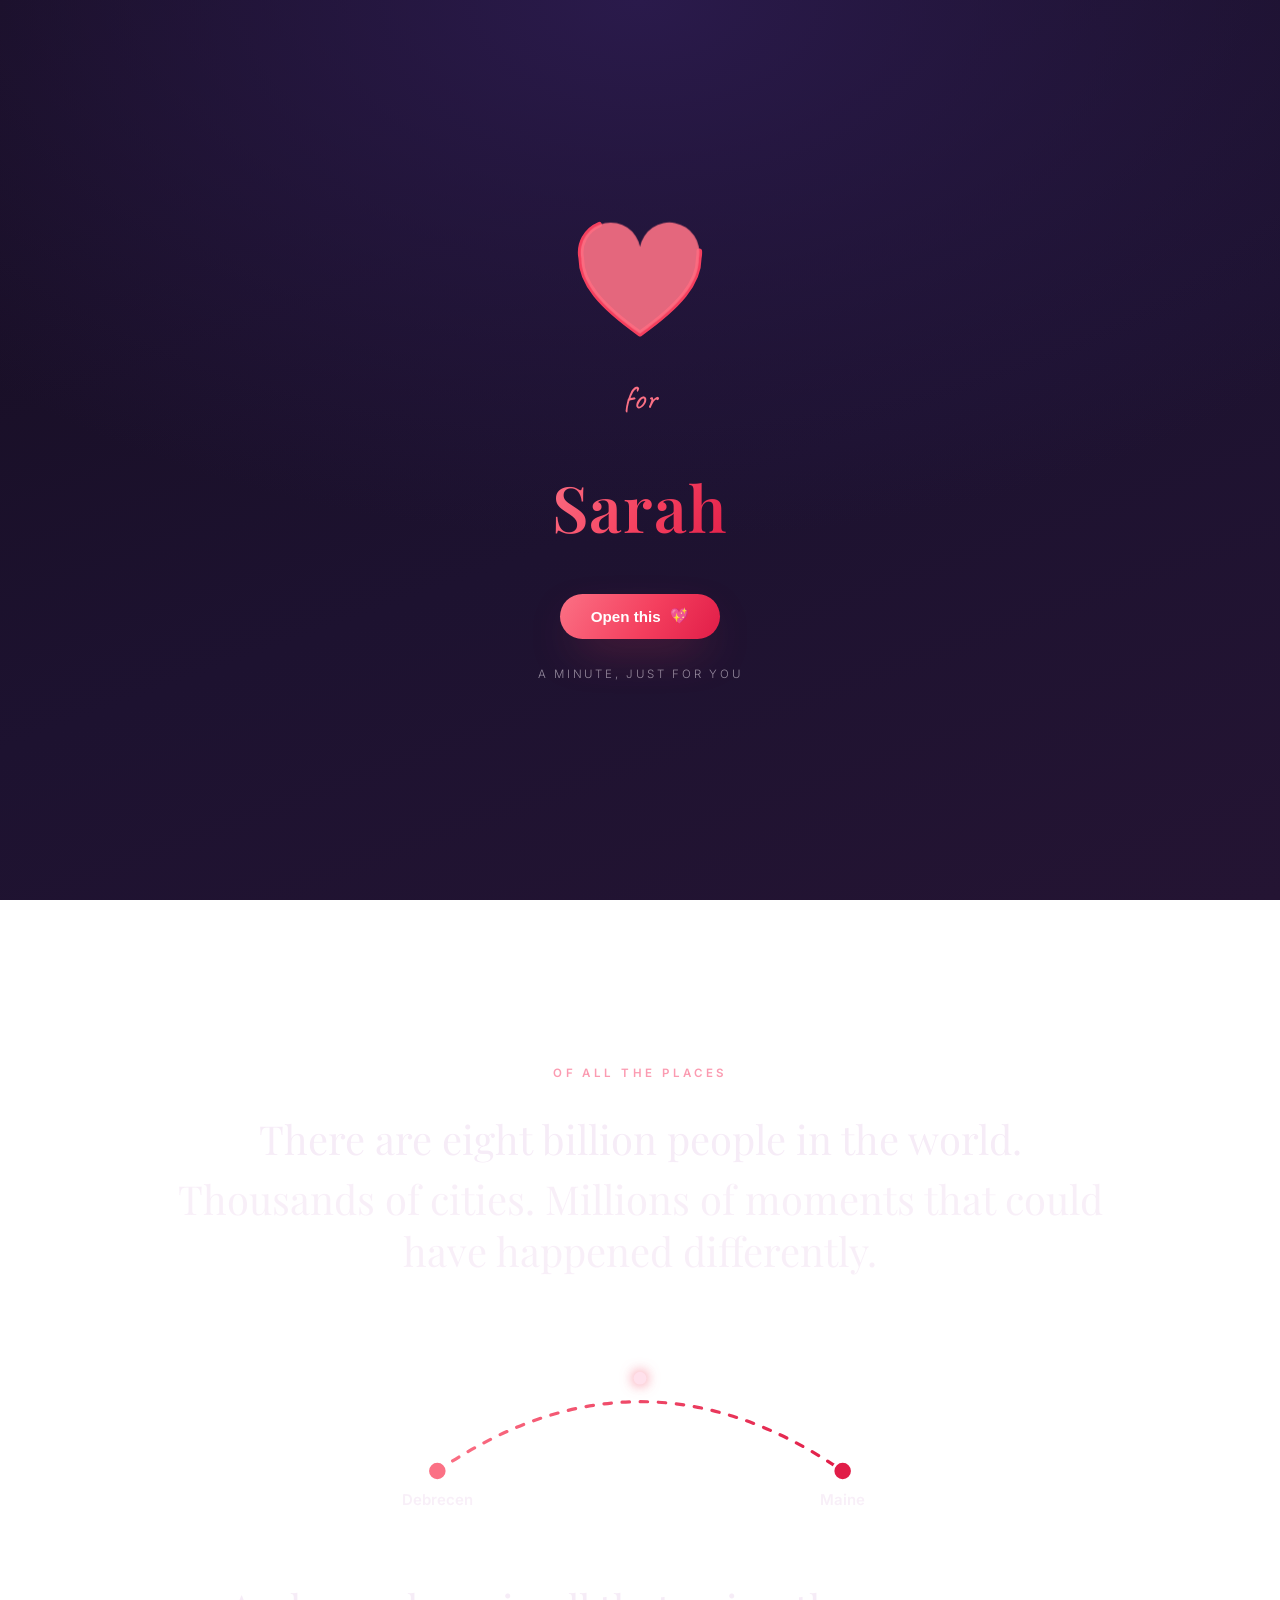
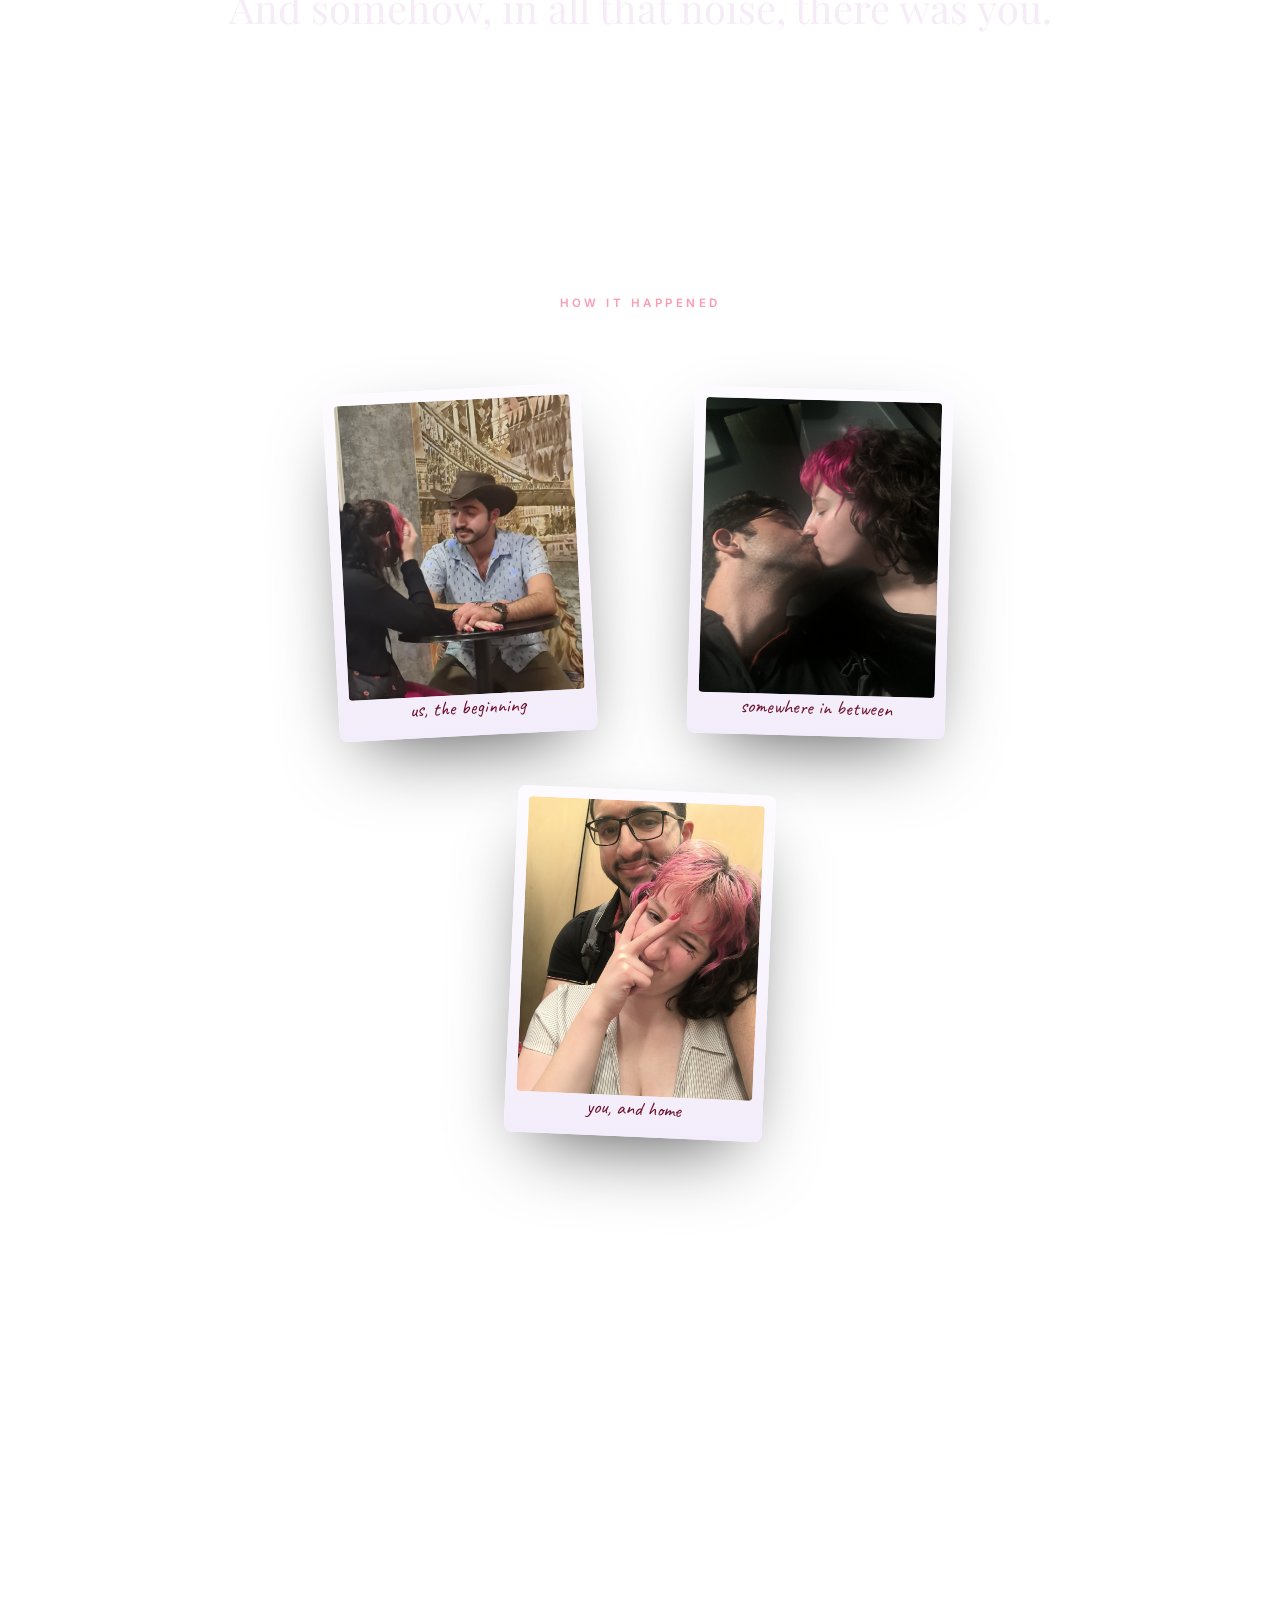
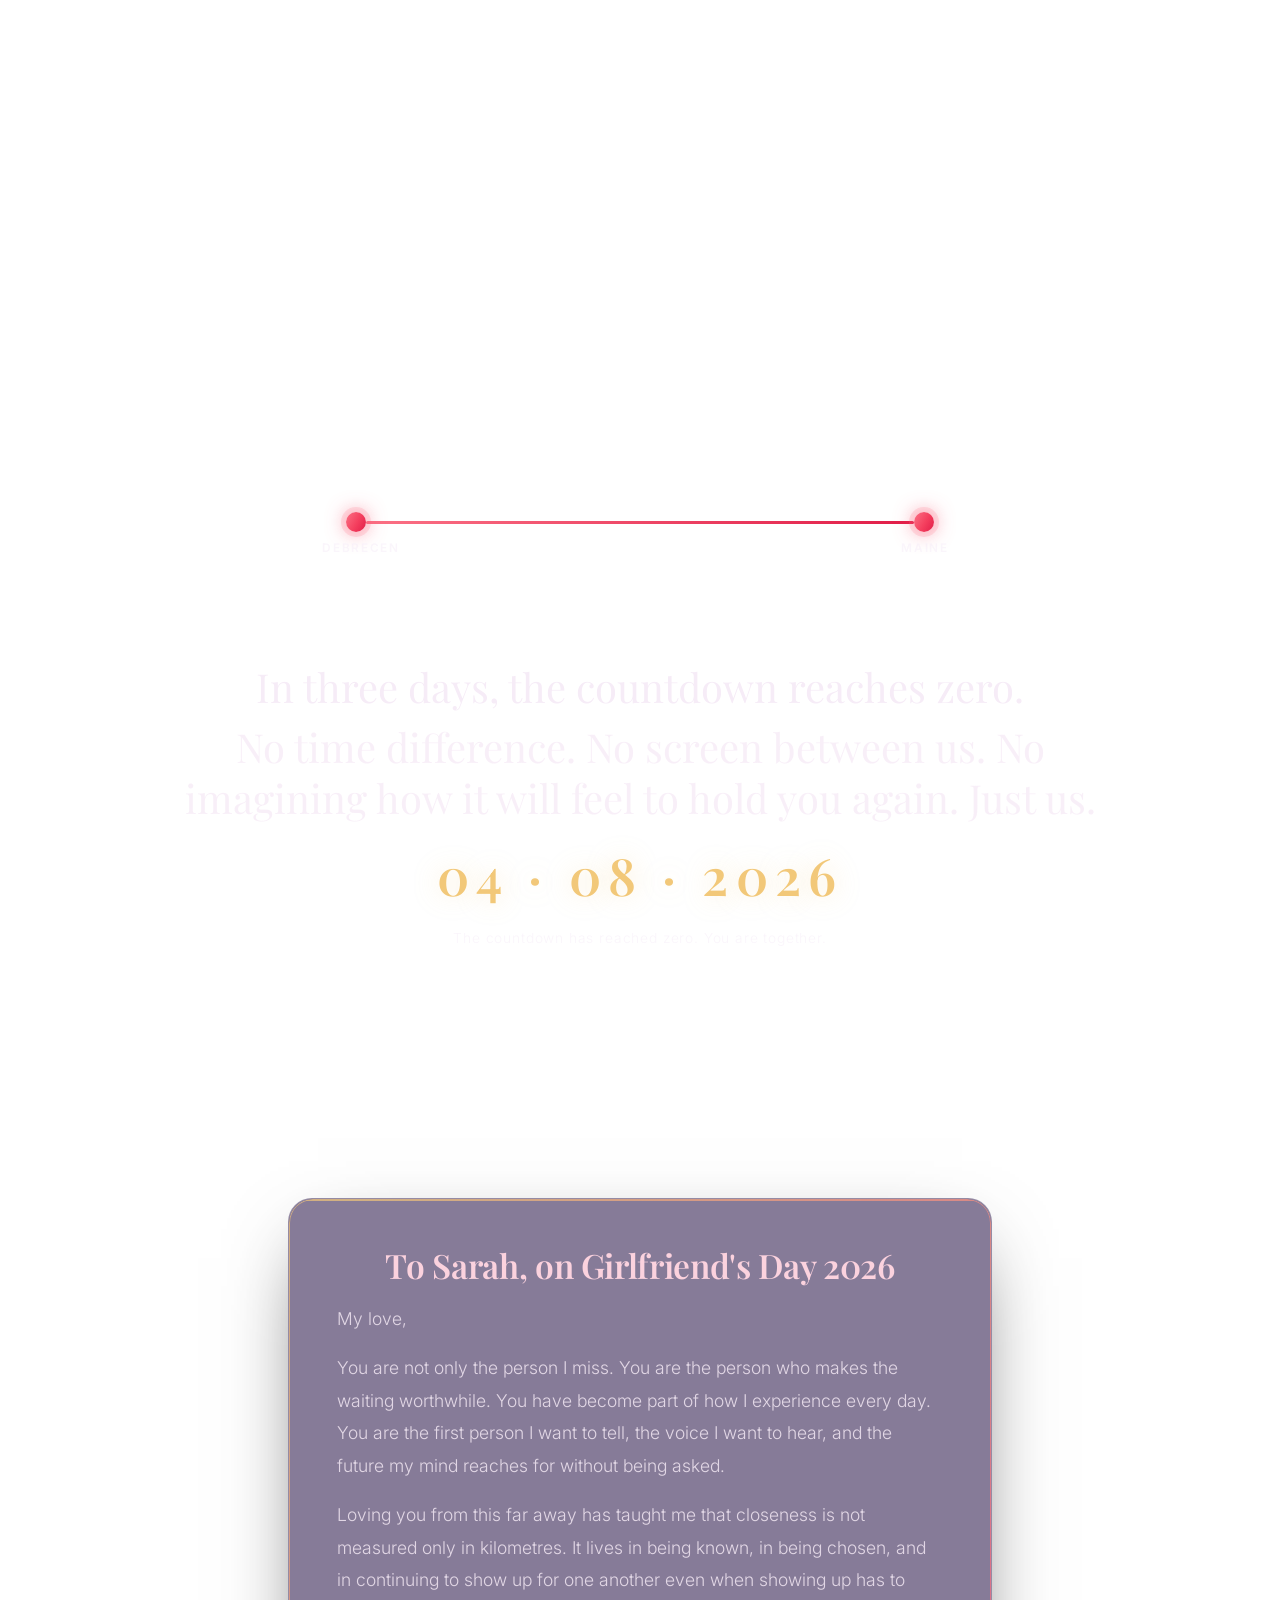
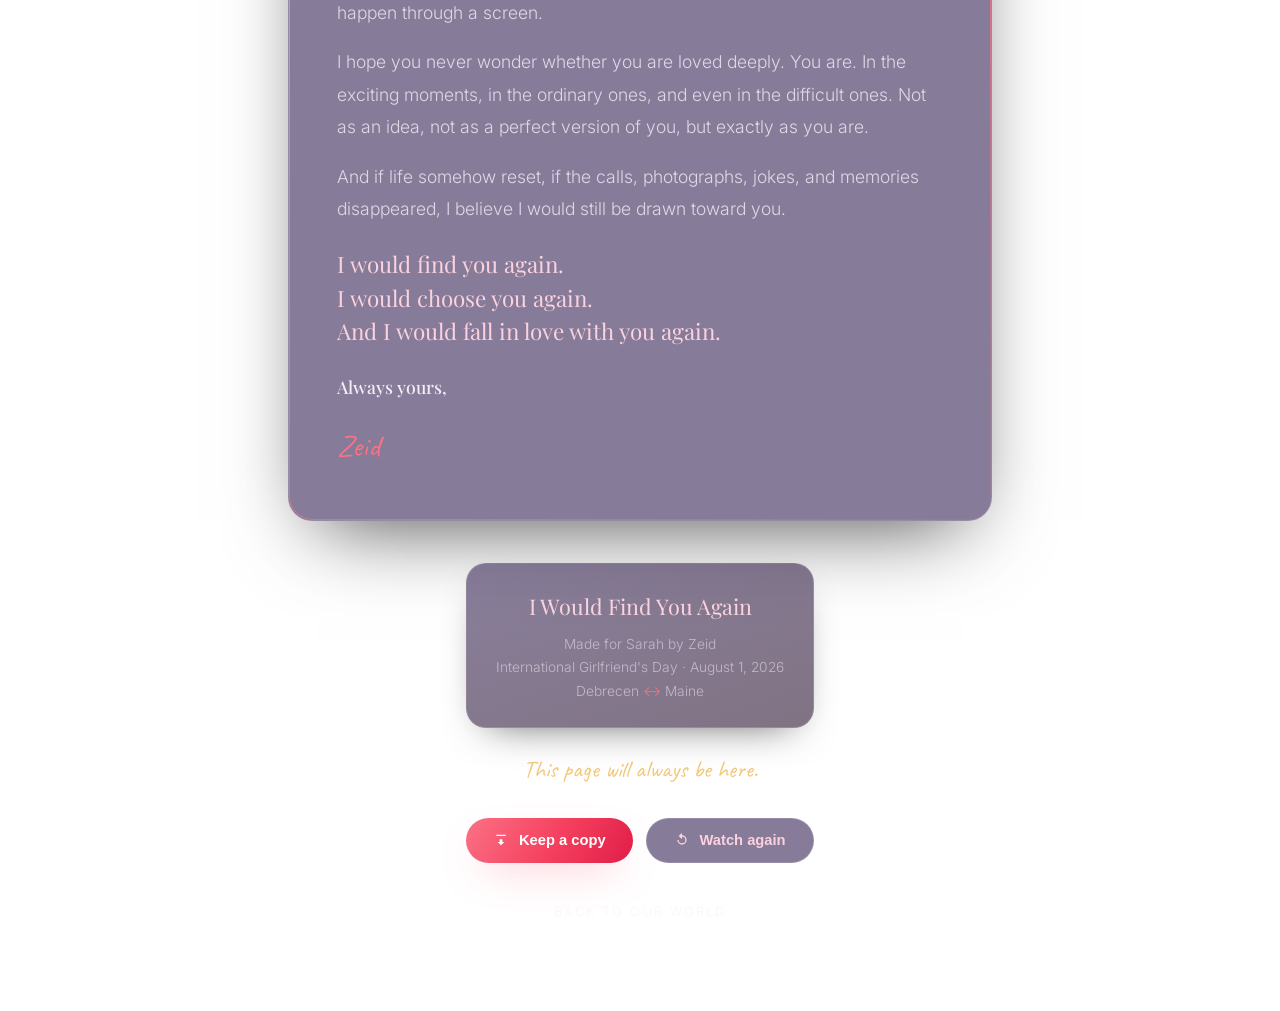
<file: for-you.html>
<!DOCTYPE html>
<html lang='en'>
<head>
<meta charset='UTF-8'>
<meta name='viewport' content='width=device-width, initial-scale=1.0, viewport-fit=cover'>
<title>I Would Find You Again</title>
<meta name='description' content='A quiet letter for Sarah. In every version of my life, I would find you again.'>
<meta name='robots' content='noindex, nofollow'>
<meta property='og:title' content='I Would Find You Again'>
<meta property='og:description' content='In every version of my life, I would find you again.'>
<link rel='icon' href="data:image/svg+xml,<svg xmlns='http://www.w3.org/2000/svg' viewBox='0 0 100 100'><text y='.9em' font-size='90'>&#128150;</text></svg>">
<meta name='theme-color' content='#170F2A'>
<link rel='preconnect' href='https://fonts.googleapis.com'>
<link rel='preconnect' href='https://fonts.gstatic.com' crossorigin>
<link href='https://fonts.googleapis.com/css2?family=Playfair+Display:ital,wght@0,400;0,500;0,600;0,700;1,400;1,500&family=Inter:wght@300;400;500;600&family=Caveat:wght@500;600;700&display=swap' rel='stylesheet'>
<style>
:root{
--night:#170F2A;--night-2:#241433;--plum:#2c1530;
--wine:#6B102D;--rose:#fb7185;--rose-mid:#f43f5e;--rose-deep:#e11d48;
--dawn:#FFD8E2;--gold:#F2C879;
--ink:#f6ecf7;--ink-soft:rgba(246,236,247,.82);--ink-faint:rgba(246,236,247,.55);
--title:#fbd2de;--kicker:#fb9bb1;
--panel:rgba(60,42,90,.42);--panel-strong:rgba(60,42,90,.62);--panel-border:rgba(255,255,255,.12);
--line:rgba(255,255,255,.10);
--grad:linear-gradient(120deg,#fb7185,#f43f5e 55%,#e11d48);
--gold-grad:linear-gradient(120deg,#ffe6ad,#f2c879 55%,#e0a94e);
--shadow:0 30px 80px -30px rgba(0,0,0,.75);--shadow-sm:0 16px 40px -22px rgba(0,0,0,.7);
--radius:24px;--maxw:60rem;
}
*{box-sizing:border-box}
html{scroll-behavior:smooth;-webkit-text-size-adjust:100%;overflow-x:hidden}
body{margin:0;font-family:'Inter',system-ui,-apple-system,sans-serif;font-weight:300;line-height:1.7;color:var(--ink);-webkit-font-smoothing:antialiased;text-rendering:optimizeLegibility;overflow-x:hidden;
background:radial-gradient(120% 90% at 20% -10%,#2a1a4b 0%,transparent 55%),radial-gradient(100% 80% at 88% 6%,#3a1742 0%,transparent 52%),radial-gradient(140% 110% at 50% 118%,#241046 0%,transparent 58%),linear-gradient(180deg,#140b1f 0%,#1a1029 48%,#221334 100%);
background-attachment:fixed;min-height:100vh}
h1,h2,h3{margin:0;font-weight:600;line-height:1.08;letter-spacing:-.01em}
img{max-width:100%;display:block}
a{color:inherit;text-decoration:none}
.serif{font-family:'Playfair Display',serif}
.script{font-family:'Caveat',cursive}
::selection{background:rgba(251,113,133,.3);color:#fff}
:focus-visible{outline:3px solid var(--rose-mid);outline-offset:3px;border-radius:.5rem}
.sr-only{position:absolute;width:1px;height:1px;padding:0;margin:-1px;overflow:hidden;clip:rect(0,0,0,0);white-space:nowrap;border:0}

/* ---- starfield + ambience ---- */
#stars{position:fixed;inset:0;z-index:0;pointer-events:none}
.veil{position:fixed;inset:0;z-index:1;pointer-events:none;background:radial-gradient(130% 100% at 50% 36%,transparent 46%,rgba(10,5,20,.55) 100%)}
.content{position:relative;z-index:2}

/* ---- intro ---- */
#intro{position:fixed;inset:0;z-index:60;display:flex;flex-direction:column;align-items:center;justify-content:center;gap:1.6rem;cursor:pointer;
background:radial-gradient(120% 100% at 50% 0,#2a1a4b,transparent 60%),linear-gradient(160deg,#160d20,#1d1230 55%,#241433);
transition:opacity 1.1s ease,visibility 1.1s ease}
#intro.done{opacity:0;visibility:hidden;pointer-events:none}
.im-heart{width:clamp(92px,22vw,140px);height:auto;overflow:visible}
.im-heart .st{fill:none;stroke:#f43f5e;stroke-width:4;stroke-linecap:round;stroke-linejoin:round;stroke-dasharray:100;stroke-dashoffset:100;animation:draw 1.6s cubic-bezier(.65,0,.35,1) forwards .2s}
.im-heart .fl{fill:#fb7185;opacity:0;transform-box:fill-box;transform-origin:center;animation:pop .8s ease forwards 1.4s}
@keyframes draw{to{stroke-dashoffset:0}}
@keyframes pop{0%{opacity:0;transform:scale(.4)}60%{opacity:.95;transform:scale(1.12)}100%{opacity:.9;transform:scale(1)}}
.im-for{font-family:'Caveat',cursive;font-size:clamp(1.5rem,6vw,2.1rem);color:var(--rose);opacity:0;animation:rise 1s ease forwards 1.1s}
.im-name{font-family:'Playfair Display',serif;font-weight:600;font-size:clamp(2.4rem,10vw,4rem);letter-spacing:.02em;background:var(--grad);-webkit-background-clip:text;background-clip:text;color:transparent;opacity:0;animation:rise 1s ease forwards 1.5s}
.im-cta{margin-top:.4rem;display:inline-flex;align-items:center;gap:.6rem;padding:.85rem 1.9rem;border-radius:999px;font-weight:600;font-size:.95rem;color:#fff;background:var(--grad);border:none;box-shadow:0 18px 46px -18px rgba(244,63,94,.8);opacity:0;animation:rise 1s ease forwards 2s,glow 2.8s ease-in-out infinite 2.4s}
.im-hint{font-size:.72rem;letter-spacing:.24em;text-transform:uppercase;color:var(--ink-faint);opacity:0;animation:rise 1s ease forwards 2.3s}
@keyframes rise{from{opacity:0;transform:translateY(12px)}to{opacity:1;transform:none}}
@keyframes glow{0%,100%{box-shadow:0 18px 46px -20px rgba(244,63,94,.6)}50%{box-shadow:0 18px 60px -12px rgba(244,63,94,.95)}}

/* ---- progress + controls ---- */
#prog{position:fixed;top:0;left:0;height:3px;width:0;z-index:55;background:var(--grad);box-shadow:0 0 12px rgba(244,63,94,.7);transition:width .15s linear}
.controls{position:fixed;top:14px;right:14px;z-index:56;display:flex;gap:.5rem;opacity:0;transition:opacity .8s ease}
.controls.show{opacity:1}
.ctl{width:2.7rem;height:2.7rem;border-radius:999px;display:flex;align-items:center;justify-content:center;cursor:pointer;
background:var(--panel-strong);border:1px solid var(--panel-border);color:var(--title);-webkit-backdrop-filter:blur(12px);backdrop-filter:blur(12px);font-size:1rem;transition:transform .2s ease,background .2s ease}
.ctl:hover{transform:translateY(-2px);background:rgba(80,56,120,.75)}
.ctl svg{width:1.05rem;height:1.05rem;fill:currentColor}

/* ---- scene shell ---- */
.scene{min-height:100svh;display:flex;align-items:center;justify-content:center;padding:5.5rem 1.5rem;position:relative}
.wrap{width:100%;max-width:var(--maxw);margin:0 auto;text-align:center}
.reveal{opacity:0;transform:translateY(26px);transition:opacity 1.1s cubic-bezier(.22,.61,.36,1),transform 1.1s cubic-bezier(.22,.61,.36,1)}
.reveal.in{opacity:1;transform:none}
.d1{transition-delay:.15s}.d2{transition-delay:.35s}.d3{transition-delay:.55s}.d4{transition-delay:.75s}.d5{transition-delay:.95s}.d6{transition-delay:1.15s}
.kicker{display:inline-block;font-size:.72rem;text-transform:uppercase;letter-spacing:.3em;font-weight:600;color:var(--kicker);margin-bottom:1.3rem}
.line{font-family:'Playfair Display',serif;font-size:clamp(1.5rem,4.6vw,2.5rem);color:var(--ink);line-height:1.28;margin:.55rem 0}
.line.soft{color:var(--ink-soft);font-weight:400}
.sub{font-size:clamp(1rem,2.4vw,1.15rem);color:var(--ink-soft);font-weight:300;max-width:34rem;margin:1.1rem auto 0}
.big{font-family:'Playfair Display',serif;font-weight:600;font-size:clamp(2.4rem,8.5vw,5rem);line-height:1.02;letter-spacing:-.02em;
background:linear-gradient(100deg,#fbcfe8,#fda4af,#f9a8d4,#fda4af,#fbcfe8);background-size:220% auto;-webkit-background-clip:text;background-clip:text;color:transparent;-webkit-text-fill-color:transparent;animation:shine 9s linear infinite;text-shadow:0 2px 30px rgba(0,0,0,.3)}
@keyframes shine{to{background-position:220% center}}
.scroll-cue{position:absolute;left:50%;bottom:2.2rem;transform:translateX(-50%);display:inline-flex;flex-direction:column;align-items:center;gap:.4rem;color:var(--ink-faint);font-size:.66rem;letter-spacing:.24em;text-transform:uppercase}
.scroll-cue svg{width:1rem;height:1rem;fill:var(--rose);animation:bob 2s ease-in-out infinite}
@keyframes bob{0%,100%{transform:translateY(0)}50%{transform:translateY(6px)}}

/* ---- scene 2 : map of possibilities ---- */
.mapwrap{max-width:40rem;margin:2.2rem auto 0;position:relative}
.dmap{width:100%;height:auto;display:block;overflow:visible}
.dmap-arc{fill:none;stroke:url(#g1);stroke-width:3;stroke-linecap:round;stroke-dasharray:7 10;animation:flow 1.6s linear infinite}
@keyframes flow{to{stroke-dashoffset:-34}}
.pin{stroke:#fff;stroke-width:2.5}
.pin.home{fill:var(--rose)}.pin.away{fill:var(--rose-deep)}
.dlabel{fill:var(--ink-soft);font-family:'Inter',sans-serif;font-size:14px;font-weight:600}
.trav{filter:drop-shadow(0 0 6px rgba(244,63,94,.8))}

/* ---- scene 3 : photos ---- */
.photo-row{display:flex;flex-wrap:wrap;justify-content:center;gap:1.4rem;margin:2.4rem auto 0}
.polaroid{position:relative;background:linear-gradient(180deg,#fdfbff,#f3ecfa);padding:.7rem .7rem 2.6rem;border-radius:8px;box-shadow:var(--shadow);width:clamp(200px,74vw,258px)}
.polaroid:nth-child(1){transform:rotate(-3deg)}
.polaroid:nth-child(2){transform:rotate(1.5deg)}
.polaroid:nth-child(3){transform:rotate(2.5deg)}
.ph{aspect-ratio:4/5;border-radius:4px;overflow:hidden;display:flex;flex-direction:column;align-items:center;justify-content:center;gap:.5rem;
background:radial-gradient(120% 120% at 30% 20%,#ffe4ee,#ffd0e0 60%,#f6b8ce);color:var(--wine)}
.ph svg{width:2.4rem;height:2.4rem;fill:rgba(107,15,45,.5)}
.ph span{font-size:.72rem;letter-spacing:.14em;text-transform:uppercase;color:rgba(107,15,45,.6);font-weight:600}
.ph img{width:100%;height:100%;object-fit:cover;display:block}
.pcap{position:absolute;left:0;right:0;bottom:.7rem;text-align:center;font-family:'Caveat',cursive;font-size:1.25rem;color:var(--wine)}
.photo-line{margin-top:2.2rem}

/* ---- scene 4 : if we met ---- */
.stack .line{margin:1.15rem auto;max-width:40rem}

/* ---- scene 6 : convergence ---- */
.conv{position:relative;width:min(40rem,92vw);height:210px;margin:1.6rem auto .4rem}
.sun{position:absolute;left:50%;bottom:34px;width:120px;height:120px;border-radius:50%;transform:translate(-50%,40px) scale(.4);opacity:0;
background:radial-gradient(circle at 50% 45%,#fff3cf,#f2c879 55%,#e78f5a);box-shadow:0 0 70px 26px rgba(242,200,121,.45);transition:opacity 2.2s ease,transform 2.4s cubic-bezier(.22,.61,.36,1)}
.conv.go .sun{opacity:1;transform:translate(-50%,0) scale(1)}
.cpt{position:absolute;top:70px;width:20px;height:20px;border-radius:50%;background:var(--grad);box-shadow:0 0 0 5px rgba(251,113,133,.18),0 0 20px rgba(244,63,94,.7);transition:left 2.4s cubic-bezier(.22,.61,.36,1),right 2.4s cubic-bezier(.22,.61,.36,1)}
.cpt.l{left:4%}.cpt.r{right:4%}
.conv.go .cpt.l{left:calc(50% - 34px)}
.conv.go .cpt.r{right:calc(50% - 34px)}
.cbar{position:absolute;top:79px;left:calc(4% + 20px);right:calc(4% + 20px);height:3px;border-radius:3px;background:linear-gradient(90deg,var(--rose),var(--rose-deep));transition:left 2.4s cubic-bezier(.22,.61,.36,1),right 2.4s cubic-bezier(.22,.61,.36,1),opacity 1.4s ease}
.conv.go .cbar{left:calc(50% - 10px);right:calc(50% - 10px);opacity:0}
.cplace{position:absolute;top:96px;font-size:.74rem;letter-spacing:.14em;text-transform:uppercase;color:var(--ink-faint);font-weight:600}
.cplace.l{left:4%;transform:translateX(-30%)}.cplace.r{right:4%;transform:translateX(30%)}
.reunion-date{font-family:'Playfair Display',serif;font-weight:600;font-size:clamp(2rem,7vw,3.2rem);letter-spacing:.14em;color:var(--gold);margin-top:.4rem;text-shadow:0 0 26px rgba(242,200,121,.35)}
.count-mini{font-size:.86rem;color:var(--ink-faint);letter-spacing:.06em;margin-top:.5rem}

/* ---- scene 7 : letter ---- */
.letter{max-width:44rem;margin:0 auto;text-align:left;background:var(--panel-strong);border:1px solid var(--panel-border);border-radius:var(--radius);padding:clamp(1.6rem,5vw,3rem);box-shadow:var(--shadow);-webkit-backdrop-filter:blur(16px);backdrop-filter:blur(16px);position:relative;overflow:hidden}
.letter::after{content:'';position:absolute;inset:0;border-radius:inherit;padding:1.4px;background:conic-gradient(from 140deg,rgba(251,113,133,.1),rgba(251,113,133,.75) 22%,rgba(242,200,121,.7) 52%,rgba(251,113,133,.75) 82%,rgba(251,113,133,.1));-webkit-mask:linear-gradient(#000 0 0) content-box,linear-gradient(#000 0 0);-webkit-mask-composite:xor;mask-composite:exclude;animation:bglow 6s ease-in-out infinite;pointer-events:none}
@keyframes bglow{0%,100%{opacity:.4}50%{opacity:.85}}
.letter h2{font-family:'Playfair Display',serif;font-size:clamp(1.5rem,4.5vw,2.1rem);color:var(--title);margin-bottom:1.2rem;text-align:center}
.letter p{color:var(--ink-soft);font-size:clamp(1rem,2.5vw,1.1rem);margin:0 0 1.05rem;line-height:1.85}
.letter .close{font-family:'Playfair Display',serif;color:var(--ink);font-weight:500}
.letter .promise{margin:1.4rem 0 .3rem}
.letter .promise span{display:block;font-family:'Playfair Display',serif;color:var(--title);font-size:clamp(1.1rem,3vw,1.4rem);line-height:1.5}
.sign{font-family:'Caveat',cursive;font-size:1.9rem;color:var(--rose);margin-top:.4rem}

/* ---- keepsake ---- */
.keepsake{max-width:34rem;margin:2.6rem auto 0;text-align:center}
.card{display:inline-block;padding:1.5rem 1.8rem;border-radius:20px;background:linear-gradient(160deg,rgba(60,42,90,.6),rgba(43,21,48,.6));border:1px solid var(--panel-border);box-shadow:var(--shadow-sm);-webkit-backdrop-filter:blur(12px);backdrop-filter:blur(12px)}
.card .t{font-family:'Playfair Display',serif;font-size:1.35rem;color:var(--title);margin-bottom:.5rem}
.card .m{font-size:.86rem;color:var(--ink-faint);line-height:1.7}
.card .arrow{color:var(--rose)}
.always{margin-top:1.3rem;font-family:'Caveat',cursive;font-size:1.5rem;color:var(--gold)}
.actions{margin-top:1.8rem;display:flex;gap:.8rem;flex-wrap:wrap;justify-content:center}
.btn{display:inline-flex;align-items:center;gap:.6rem;padding:.82rem 1.7rem;border-radius:999px;font-weight:600;font-size:.92rem;cursor:pointer;border:1px solid var(--panel-border);background:var(--panel-strong);color:var(--title);-webkit-backdrop-filter:blur(12px);backdrop-filter:blur(12px);transition:transform .22s ease,box-shadow .22s ease}
.btn:hover{transform:translateY(-3px);box-shadow:var(--shadow-sm)}
.btn svg{width:1rem;height:1rem;fill:currentColor}
.btn-grad{background:var(--grad);color:#fff;border:none;box-shadow:0 16px 40px -18px rgba(244,63,94,.7)}
.homelink{display:block;margin-top:2.4rem;font-size:.8rem;letter-spacing:.16em;text-transform:uppercase;color:var(--ink-faint)}
.homelink:hover{color:var(--rose)}

.floaty{position:fixed;z-index:3;pointer-events:none;color:var(--rose);opacity:.0}

@media (prefers-reduced-motion:reduce){
.reveal{transition-duration:.35s}
.dmap-arc,.big,.im-heart .st,.im-heart .fl,.im-cta{animation:none!important}
.im-heart .fl{opacity:.9}
.im-cta,.im-for,.im-name,.im-hint{opacity:1;animation:none!important}
}
@media(max-width:560px){
.polaroid:nth-child(n){transform:none}
.photo-row{gap:1rem}
}
</style>
</head>
<body>
<canvas id='stars' aria-hidden='true'></canvas>
<div class='veil' aria-hidden='true'></div>
<div id='prog' aria-hidden='true'></div>

<!-- INTRO -->
<div id='intro' role='button' tabindex='0' aria-label='Begin'>
<svg class='im-heart' viewBox='0 0 100 92' aria-hidden='true'>
<path class='st' d='M50 84 C22 64 8 48 8 30 A20 20 0 0 1 50 22 A20 20 0 0 1 92 30 C92 48 78 64 50 84 Z'/>
<path class='fl' d='M50 84 C22 64 8 48 8 30 A20 20 0 0 1 50 22 A20 20 0 0 1 92 30 C92 48 78 64 50 84 Z'/>
</svg>
<div class='im-for script'>for</div>
<div class='im-name serif'>Sarah</div>
<button class='im-cta' id='begin' type='button'>Open this <span aria-hidden='true'>&#128150;</span></button>
<div class='im-hint'>a minute, just for you</div>
</div>

<!-- CONTROLS -->
<div class='controls' id='controls'>
<button class='ctl' id='sound' type='button' aria-label='Turn ambient sound on' aria-pressed='false'>
<svg viewBox='0 0 24 24' aria-hidden='true'><path d='M4 9v6h4l5 5V4L8 9H4zm12.5 3a4.5 4.5 0 0 0-2.5-4v8a4.5 4.5 0 0 0 2.5-4z'/></svg>
</button>
<a class='ctl' id='jump' href='#letter' aria-label='Jump to the letter'>
<svg viewBox='0 0 24 24' aria-hidden='true'><path d='M4 4h16v16H4z' fill='none'/><path d='M4 6h16v12H4zM4 6l8 6 8-6'/></svg>
</a>
</div>

<main class='content'>

<!-- SCENE 1 -->
<section class='scene' data-scene='1'>
<div class='wrap'>
<h1 class='line reveal'>Sarah, you don't have to do anything.</h1>
<p class='line soft reveal d2'>Just stay here with me for a minute.</p>
<p class='sub reveal d4'>Before the world gets loud again, I wanted to give you something quiet. Something that asks for nothing except one moment of your attention.</p>
<p class='sub reveal d5' style='margin-top:.8rem'>So put everything down for a minute. This one is just for you.</p>
</div>
<div class='scroll-cue reveal d6'><span>scroll</span><svg viewBox='0 0 24 24' aria-hidden='true'><path d='M12 16l-6-6h12z'/></svg></div>
</section>

<!-- SCENE 2 -->
<section class='scene' data-scene='2'>
<div class='wrap'>
<span class='kicker reveal'>of all the places</span>
<p class='line reveal d1'>There are eight billion people in the world.</p>
<p class='line soft reveal d2'>Thousands of cities. Millions of moments that could have happened differently.</p>
<div class='mapwrap reveal d3'>
<svg class='dmap' viewBox='0 0 600 230' role='img' aria-label='A glowing line connecting Debrecen and Maine'>
<defs><linearGradient id='g1' x1='0' y1='0' x2='1' y2='0'><stop offset='0' stop-color='#fb7185'/><stop offset='1' stop-color='#e11d48'/></linearGradient></defs>
<path class='dmap-arc' d='M110 150 Q300 20 490 150'/>
<circle class='pin home' cx='110' cy='150' r='9'/>
<circle class='pin away' cx='490' cy='150' r='9'/>
<text class='dlabel' x='110' y='182' text-anchor='middle'>Debrecen</text>
<text class='dlabel' x='490' y='182' text-anchor='middle'>Maine</text>
<g class='trav'><circle cx='300' cy='63' r='6' fill='#ffe1ec'/></g>
</svg>
</div>
<p class='line reveal d4' style='margin-top:1.6rem'>And somehow, in all that noise, there was you.</p>
</div>
</section>

<!-- SCENE 3 -->
<section class='scene' data-scene='3'>
<div class='wrap'>
<span class='kicker reveal'>how it happened</span>
<div class='photo-row'>
<figure class='polaroid reveal d1'><div class='ph'><img src='memory1.jpg' alt='A photo of us' loading='lazy'></div><figcaption class='pcap'>us, the beginning</figcaption></figure>
<figure class='polaroid reveal d2'><div class='ph'><img src='memory2.jpg' alt='A photo of us' loading='lazy'></div><figcaption class='pcap'>somewhere in between</figcaption></figure>
<figure class='polaroid reveal d3'><div class='ph'><img src='memory3.jpg' alt='A photo of us' loading='lazy'></div><figcaption class='pcap'>you, and home</figcaption></figure>
</div>
<p class='line photo-line reveal d4'>First, you became someone I wanted to keep talking to.</p>
<p class='line soft reveal d5'>Then you became the person I wanted to tell everything.</p>
<p class='line reveal d6'>And somewhere between the calls, the screenshots, the jokes, and missing you, you became home.</p>
</div>
</section>

<!-- SCENE 4 -->
<section class='scene' data-scene='4'>
<div class='wrap stack'>
<span class='kicker reveal'>if the world reset</span>
<p class='line reveal d1'>If we met in another city, I would find a reason to speak to you.</p>
<p class='line soft reveal d2'>If we met at another time, I would still stay up too late learning everything about you.</p>
<p class='line reveal d3'>If we started as strangers again, I think some part of me would recognize you.</p>
<h2 class='big reveal d5' style='margin-top:2rem'>I would find you again.</h2>
</div>
</section>

<!-- SCENE 5 -->
<section class='scene' data-scene='5'>
<div class='wrap'>
<span class='kicker reveal'>august 1</span>
<p class='line reveal d1'>Today is International Girlfriend's Day.</p>
<p class='line soft reveal d2'>But I don't love you because a calendar reminded me to.</p>
<p class='sub reveal d3' style='margin-top:1.4rem'>I love you in the ordinary hours. In the calls that go nowhere. In the difficult conversations. In every countdown. In every good morning sent from tomorrow.</p>
<p class='line reveal d5' style='margin-top:1.6rem'>Today simply gave me another reason to make sure you know.</p>
</div>
</section>

<!-- SCENE 6 -->
<section class='scene' data-scene='6'>
<div class='wrap'>
<span class='kicker reveal'>and very soon</span>
<div class='conv reveal d1' id='conv'>
<div class='sun'></div>
<div class='cbar'></div>
<div class='cpt l'></div><div class='cpt r'></div>
<div class='cplace l'>Debrecen</div><div class='cplace r'>Maine</div>
</div>
<p class='line reveal d2'>In three days, the countdown reaches zero.</p>
<p class='line soft reveal d3'>No time difference. No screen between us. No imagining how it will feel to hold you again. Just us.</p>
<div class='reunion-date reveal d4'>04 &middot; 08 &middot; 2026</div>
<div class='count-mini reveal d5' id='mini'></div>
</div>
</section>

<!-- SCENE 7 : LETTER -->
<section class='scene' id='letter' data-scene='7'>
<div class='wrap'>
<div class='letter reveal'>
<h2>To Sarah, on Girlfriend's Day 2026</h2>
<p>My love,</p>
<p>You are not only the person I miss. You are the person who makes the waiting worthwhile. You have become part of how I experience every day. You are the first person I want to tell, the voice I want to hear, and the future my mind reaches for without being asked.</p>
<p>Loving you from this far away has taught me that closeness is not measured only in kilometres. It lives in being known, in being chosen, and in continuing to show up for one another even when showing up has to happen through a screen.</p>
<p>I hope you never wonder whether you are loved deeply. You are. In the exciting moments, in the ordinary ones, and even in the difficult ones. Not as an idea, not as a perfect version of you, but exactly as you are.</p>
<p>And if life somehow reset, if the calls, photographs, jokes, and memories disappeared, I believe I would still be drawn toward you.</p>
<div class='promise'><span>I would find you again.</span><span>I would choose you again.</span><span>And I would fall in love with you again.</span></div>
<p class='close' style='margin-top:1.4rem'>Always yours,</p>
<div class='sign'>Zeid</div>
</div>

<div class='keepsake reveal d2'>
<div class='card'>
<div class='t serif'>I Would Find You Again</div>
<div class='m'>Made for Sarah by Zeid<br>International Girlfriend's Day &middot; August 1, 2026<br>Debrecen <span class='arrow'>&harr;</span> Maine</div>
</div>
<div class='always'>This page will always be here.</div>
<div class='actions'>
<button class='btn btn-grad' id='keep' type='button'><svg viewBox='0 0 24 24' aria-hidden='true'><path d='M5 20h14v-2H5v2zM12 4l-5 5h3v4h4V9h3l-5-5z' transform='rotate(180 12 12)'/></svg>Keep a copy</button>
<button class='btn' id='replay' type='button'><svg viewBox='0 0 24 24' aria-hidden='true'><path d='M12 5V1L7 6l5 5V7a5 5 0 1 1-5 5H5a7 7 0 1 0 7-7z'/></svg>Watch again</button>
</div>
<a class='homelink' href='index.html'>back to our world</a>
</div>
</div>
</section>

</main>

<script>
(function(){
var reduce = window.matchMedia && window.matchMedia('(prefers-reduced-motion:reduce)').matches;

/* ---- starfield ---- */
var cv=document.getElementById('stars'),cx=cv.getContext('2d'),W,H,stars=[],dpr=Math.min(window.devicePixelRatio||1,2);
function resize(){W=cv.width=innerWidth*dpr;H=cv.height=innerHeight*dpr;cv.style.width=innerWidth+'px';cv.style.height=innerHeight+'px';build();}
function build(){stars=[];var n=Math.round((innerWidth*innerHeight)/9000);n=Math.max(60,Math.min(190,n));for(var i=0;i<n;i++){stars.push({x:Math.random()*W,y:Math.random()*H,r:(Math.random()*1.4+.3)*dpr,b:Math.random(),s:Math.random()*.02+.004,d:Math.random()<.5?1:-1});}}
function tick(){cx.clearRect(0,0,W,H);for(var i=0;i<stars.length;i++){var st=stars[i];st.b+=st.s*st.d;if(st.b>1){st.b=1;st.d=-1;}if(st.b<.15){st.b=.15;st.d=1;}var a=st.b*.9;cx.beginPath();cx.arc(st.x,st.y,st.r,0,6.2832);cx.fillStyle='rgba(255,236,246,'+a+')';cx.shadowBlur=6*dpr;cx.shadowColor='rgba(255,210,235,'+(a*.7)+')';cx.fill();}requestAnimationFrame(tick);}
resize();window.addEventListener('resize',resize);
if(!reduce){tick();}else{cx.clearRect(0,0,W,H);for(var i=0;i<stars.length;i++){var st=stars[i];cx.beginPath();cx.arc(st.x,st.y,st.r,0,6.2832);cx.fillStyle='rgba(255,236,246,.6)';cx.fill();}}

/* ---- intro ---- */
var intro=document.getElementById('intro'),controls=document.getElementById('controls'),started=false;
function begin(){if(started)return;started=true;intro.classList.add('done');controls.classList.add('show');document.body.style.overflow='';setTimeout(function(){revealScan();},60);}
document.getElementById('begin').addEventListener('click',begin);
intro.addEventListener('click',function(e){if(e.target.id==='intro')begin();});
intro.addEventListener('keydown',function(e){if(e.key==='Enter'||e.key===' ')begin();});
document.body.style.overflow='hidden';

/* ---- reveal on scroll ---- */
var io=new IntersectionObserver(function(ents){ents.forEach(function(en){if(en.isIntersecting){en.target.classList.add('in');if(en.target.id==='conv'){setTimeout(function(){en.target.classList.add('go');},500);}io.unobserve(en.target);}});},{threshold:.18,rootMargin:'0px 0px -8% 0px'});
var reveals=[].slice.call(document.querySelectorAll('.reveal'));
reveals.forEach(function(r){io.observe(r);});
function revealScan(){reveals.forEach(function(r){var rt=r.getBoundingClientRect();if(rt.top<innerHeight*.9){r.classList.add('in');}});}

/* ---- progress bar ---- */
var prog=document.getElementById('prog');
function onScroll(){var h=document.documentElement,max=h.scrollHeight-h.clientHeight,p=max>0?(h.scrollTop||document.body.scrollTop)/max:0;prog.style.width=(p*100)+'%';}
document.addEventListener('scroll',onScroll,{passive:true});onScroll();

/* ---- mini countdown to Aug 4 2026 12:00 (home time) ---- */
var mini=document.getElementById('mini');
function upd(){var target=new Date(2026,7,4,12,0,0),now=new Date(),diff=target-now;if(diff<=0){mini.textContent='The countdown has reached zero. You are together.';return;}var d=Math.floor(diff/86400000),hh=Math.floor(diff%86400000/3600000),mm=Math.floor(diff%3600000/60000);mini.textContent=d+' days, '+hh+' hours, '+mm+' minutes until I hold you again.';}
upd();setInterval(upd,30000);

/* ---- replay ---- */
document.getElementById('replay').addEventListener('click',function(){window.scrollTo({top:0,behavior:'smooth'});});

/* ---- optional ambient sound (off by default) ---- */
var audioOn=false,actx=null,nodes=null,sBtn=document.getElementById('sound');
function startAudio(){if(actx)return;var AC=window.AudioContext||window.webkitAudioContext;if(!AC)return;actx=new AC();var master=actx.createGain();master.gain.value=0;master.connect(actx.destination);var freqs=[164.81,220.00,261.63];var oscs=[];freqs.forEach(function(f,i){var o=actx.createOscillator();o.type='sine';o.frequency.value=f;var g=actx.createGain();g.gain.value=i===0?.5:.28;o.connect(g);g.connect(master);o.start();oscs.push(o);});var lfo=actx.createOscillator();lfo.frequency.value=.07;var lg=actx.createGain();lg.gain.value=.012;lfo.connect(lg);lg.connect(master.gain);lfo.start();nodes={master:master};}
function setAudio(on){audioOn=on;if(on){startAudio();if(actx&&actx.state==='suspended')actx.resume();if(nodes)nodes.master.gain.linearRampToValueAtTime(.05,actx.currentTime+1.2);sBtn.setAttribute('aria-pressed','true');sBtn.setAttribute('aria-label','Turn ambient sound off');sBtn.style.color='#F2C879';}else{if(nodes&&actx)nodes.master.gain.linearRampToValueAtTime(0,actx.currentTime+.6);sBtn.setAttribute('aria-pressed','false');sBtn.setAttribute('aria-label','Turn ambient sound on');sBtn.style.color='';}}
sBtn.addEventListener('click',function(){setAudio(!audioOn);});

/* ---- keep a copy (canvas keepsake) ---- */
document.getElementById('keep').addEventListener('click',function(){makeCard();});
function rr(c,x,y,w,h,r){c.beginPath();c.moveTo(x+r,y);c.arcTo(x+w,y,x+w,y+h,r);c.arcTo(x+w,y+h,x,y+h,r);c.arcTo(x,y+h,x,y,r);c.arcTo(x,y,x+w,y,r);c.closePath();}
function makeCard(){var w=1080,h=1350,c=document.createElement('canvas');c.width=w;c.height=h;var g=c.getContext('2d');
var bg=g.createLinearGradient(0,0,w,h);bg.addColorStop(0,'#241433');bg.addColorStop(.55,'#2c1530');bg.addColorStop(1,'#160d20');g.fillStyle=bg;g.fillRect(0,0,w,h);
for(var i=0;i<160;i++){var sx=Math.random()*w,sy=Math.random()*h*.7,sr=Math.random()*1.7+.3;g.globalAlpha=Math.random()*.7+.2;g.beginPath();g.arc(sx,sy,sr,0,6.2832);g.fillStyle='#ffe9f3';g.fill();}g.globalAlpha=1;
var gl=g.createRadialGradient(w/2,h*.9,40,w/2,h*.9,520);gl.addColorStop(0,'rgba(242,200,121,.22)');gl.addColorStop(1,'rgba(242,200,121,0)');g.fillStyle=gl;g.fillRect(0,0,w,h);
g.strokeStyle='rgba(242,200,121,.5)';g.lineWidth=2;rr(g,60,60,w-120,h-120,34);g.stroke();
g.textAlign='center';
g.fillStyle='#fb9bb1';g.font='600 34px Inter, sans-serif';g.fillText('INTERNATIONAL GIRLFRIEND\u2019S DAY',w/2,180);
g.fillStyle='#fbd2de';g.font='600 96px "Playfair Display", Georgia, serif';g.fillText('I Would Find',w/2,340);g.fillText('You Again',w/2,450);
/* heart */
g.save();g.translate(w/2,560);g.scale(1.5,1.5);g.beginPath();g.moveTo(0,26);g.bezierCurveTo(-30,4,-42,-8,-42,-22);g.bezierCurveTo(-42,-38,-22,-42,0,-20);g.bezierCurveTo(22,-42,42,-38,42,-22);g.bezierCurveTo(42,-8,30,4,0,26);g.closePath();var hg=g.createLinearGradient(-42,-42,42,26);hg.addColorStop(0,'#fb7185');hg.addColorStop(1,'#e11d48');g.fillStyle=hg;g.fill();g.restore();
g.fillStyle='#f6ecf7';g.font='400 44px "Playfair Display", Georgia, serif';
g.fillText('I would find you again.',w/2,760);g.fillText('I would choose you again.',w/2,830);g.fillText('And I would fall in love with you again.',w/2,900);
g.fillStyle='#F2C879';g.font='600 60px "Playfair Display", Georgia, serif';g.fillText('04 \u00b7 08 \u00b7 2026',w/2,1030);
g.fillStyle='rgba(246,236,247,.7)';g.font='400 34px Inter, sans-serif';g.fillText('Debrecen  \u2194  Maine',w/2,1090);
g.fillStyle='#fb7185';g.font='600 56px "Caveat", cursive';g.fillText('Always yours, Zeid',w/2,1210);
function dl(){c.toBlob(function(b){var u=URL.createObjectURL(b),a=document.createElement('a');a.href=u;a.download='for-sarah-girlfriends-day.png';document.body.appendChild(a);a.click();a.remove();setTimeout(function(){URL.revokeObjectURL(u);},1500);},'image/png');}
if(document.fonts&&document.fonts.ready){document.fonts.ready.then(dl);}else{dl();}}

/* ---- floating hearts on final scene ---- */
if(!reduce){
var last=document.querySelector('[data-scene="7"]'),hearts=false;
var io2=new IntersectionObserver(function(e){e.forEach(function(en){if(en.isIntersecting)hearts=true;else hearts=false;});},{threshold:.2});
io2.observe(last);
setInterval(function(){if(!hearts||document.hidden)return;var el=document.createElement('div');el.className='floaty';el.textContent='\u{1F497}';el.style.left=(Math.random()*90+5)+'%';el.style.bottom='-30px';el.style.fontSize=(Math.random()*16+14)+'px';document.body.appendChild(el);var dur=Math.random()*3000+4000;el.animate([{transform:'translateY(0) scale(.8)',opacity:0},{transform:'translateY(-30px) scale(1)',opacity:.8,offset:.15},{transform:'translateY(-'+(innerHeight*.7)+'px) scale(1)',opacity:0}],{duration:dur,easing:'ease-out'}).onfinish=function(){el.remove();};},1400);
}
})();
</script>
</body>
</html>
</file>
